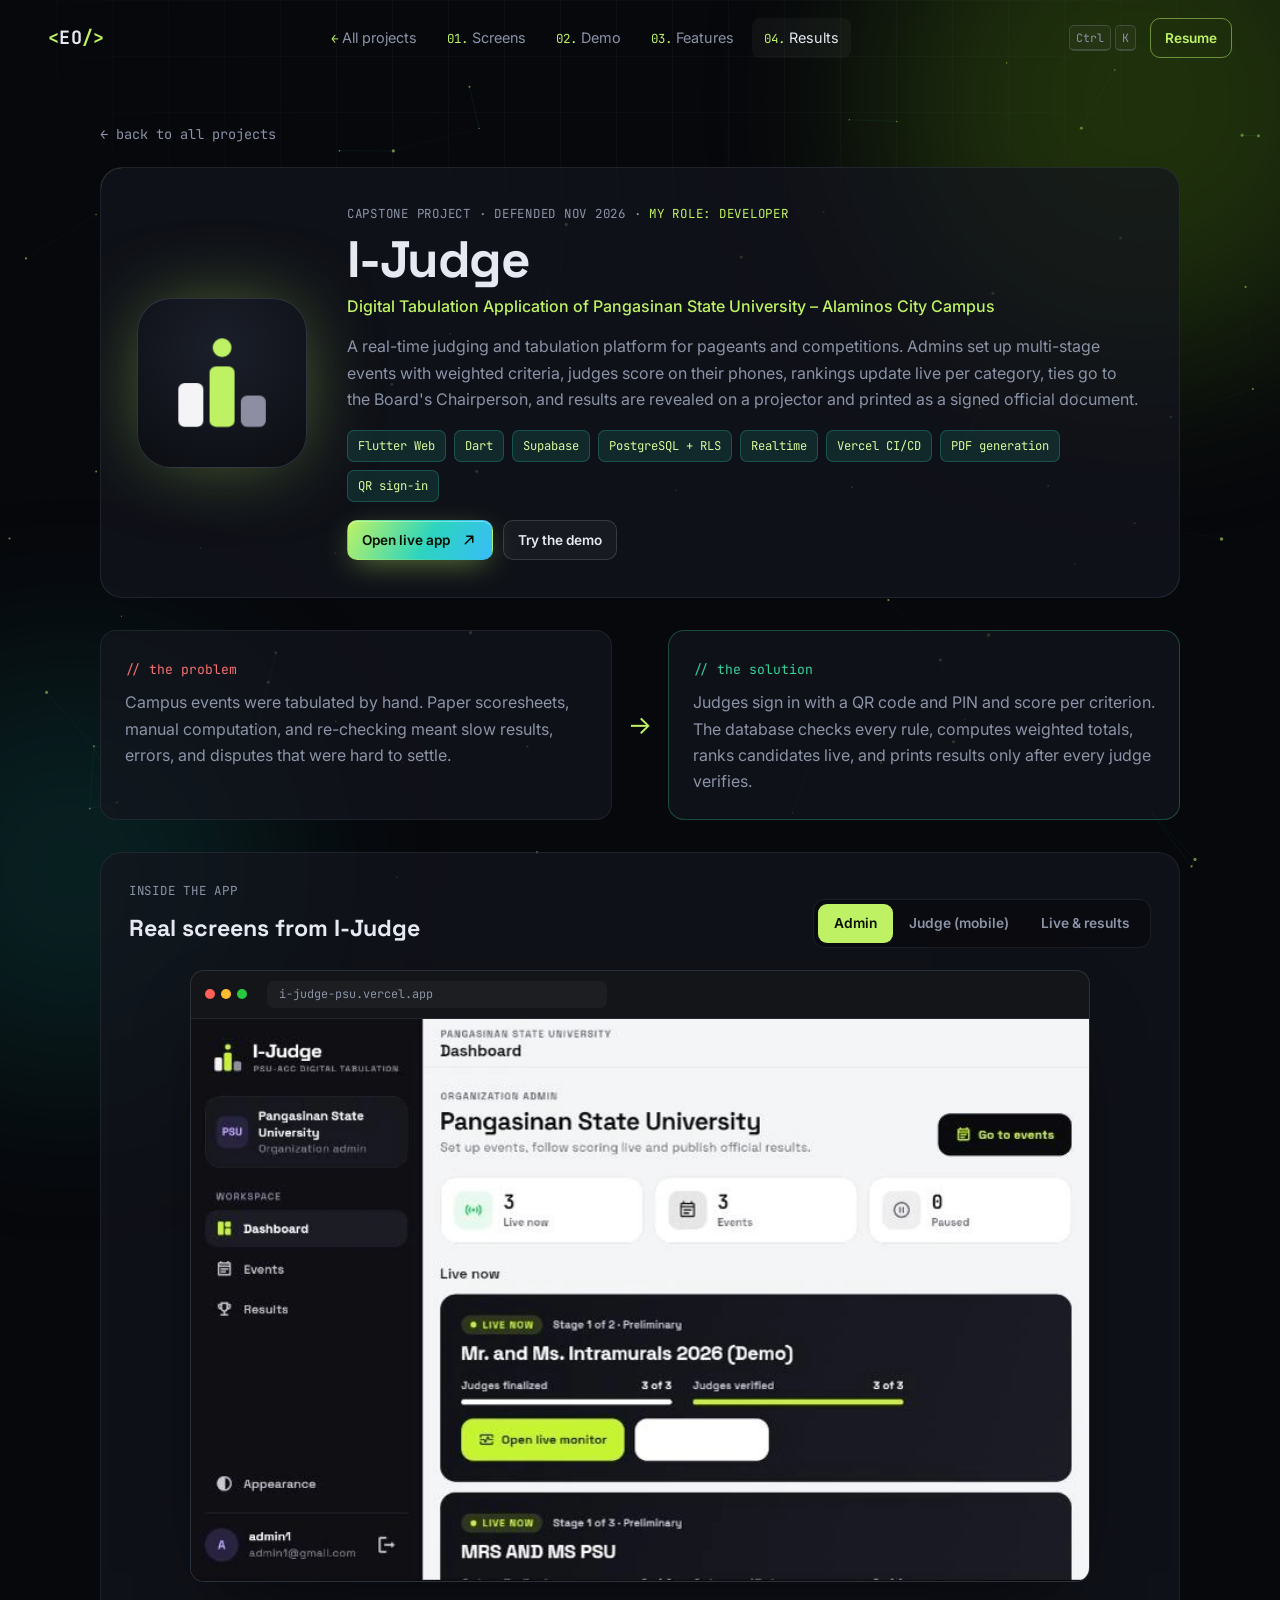
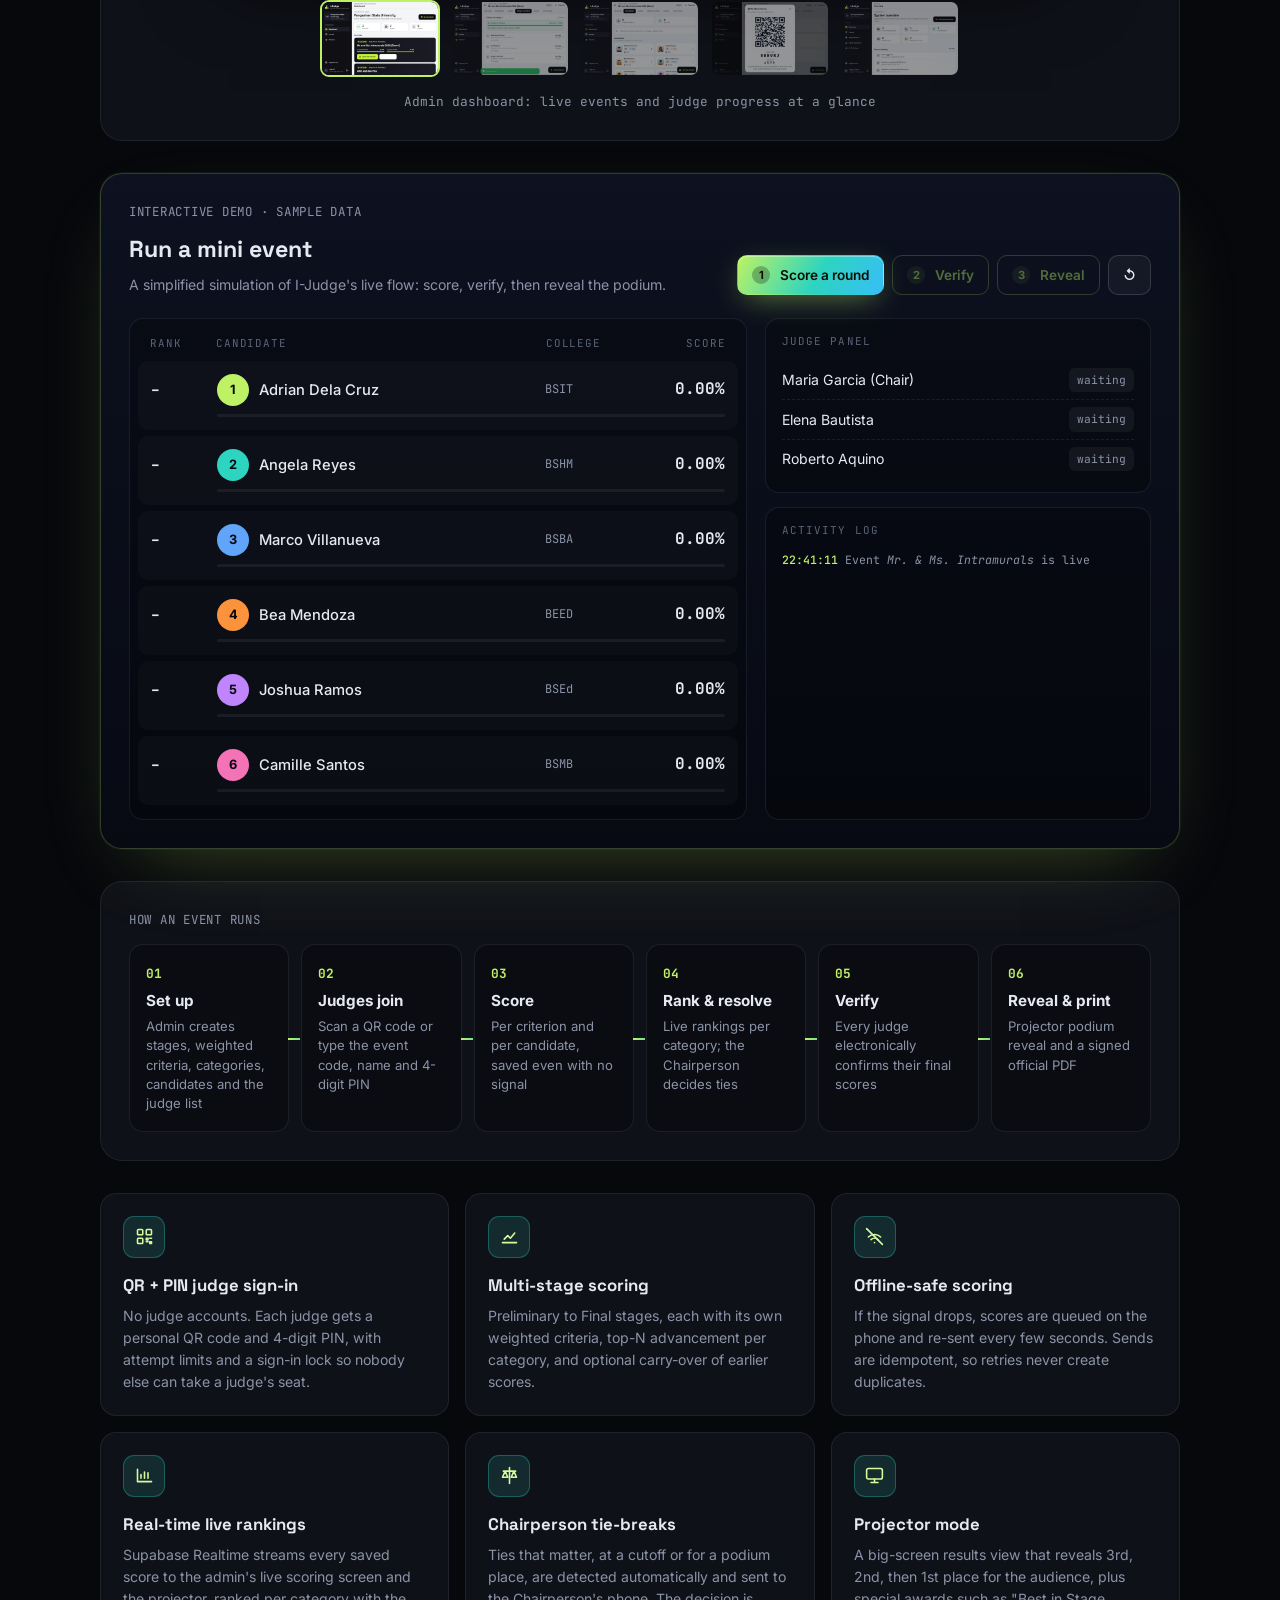
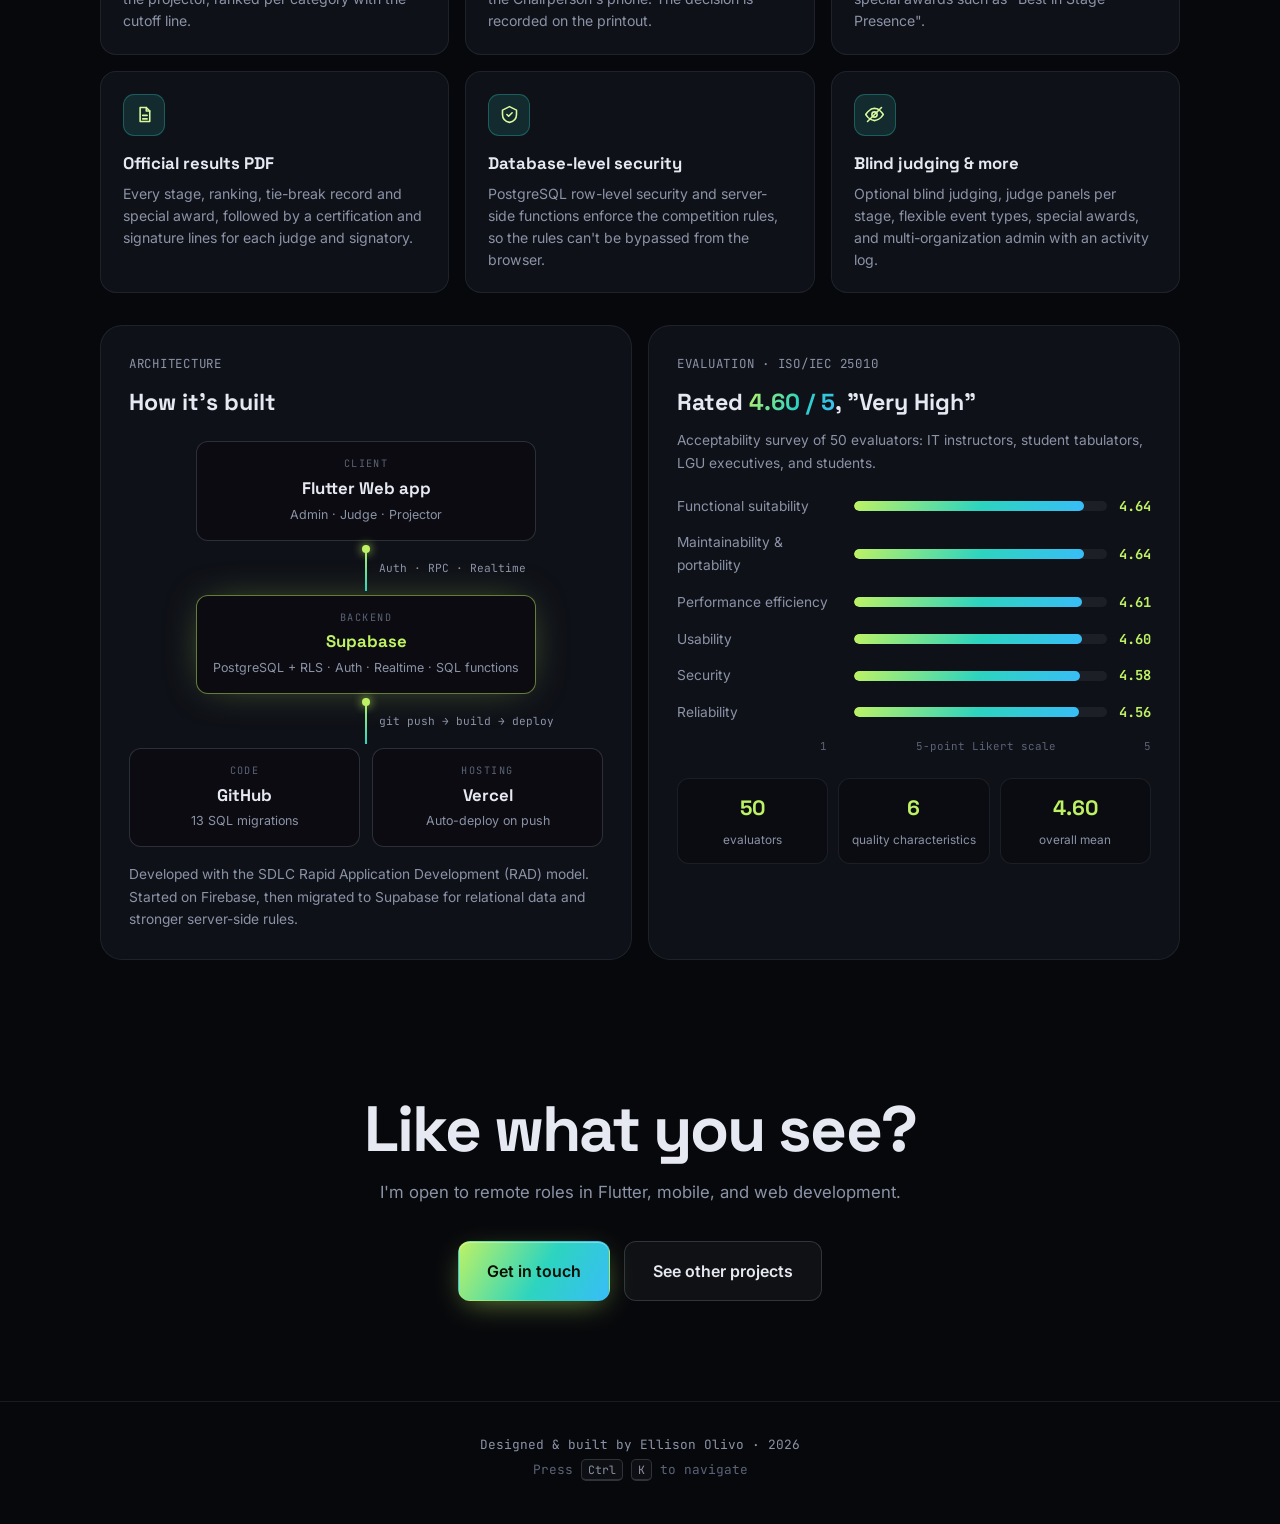
<file: projects/i-judge.html>
<!DOCTYPE html>
<html lang="en">
<head>
  <meta charset="UTF-8" />
  <meta name="viewport" content="width=device-width, initial-scale=1.0" />
  <title>I-Judge Case Study | Ellison Olivo</title>
  <meta name="description" content="Case study: I-Judge, a real-time judging and tabulation app built by Ellison Olivo with Flutter, Supabase and Vercel. Rated 4.60/5 under ISO/IEC 25010." />
  <meta name="author" content="Ellison Olivo" />
  <meta name="theme-color" content="#07080c" />

  <!-- Social share preview (LinkedIn, Messenger, etc.) -->
  <meta property="og:type" content="website" />
  <meta property="og:title" content="I-Judge Case Study | Ellison Olivo" />
  <meta property="og:description" content="Flutter & Supabase developer building real-time web and mobile apps. See my projects. Open to remote work." />
  <meta property="og:image" content="https://ellieboy112.github.io/assets/og-image.png" />
  <meta name="twitter:card" content="summary_large_image" />

  <link rel="icon" href="../assets/favicon.svg" type="image/svg+xml" />
  <link rel="preconnect" href="https://fonts.googleapis.com" />
  <link rel="preconnect" href="https://fonts.gstatic.com" crossorigin />
  <link href="https://fonts.googleapis.com/css2?family=Inter:wght@400;500;600&family=JetBrains+Mono:wght@400;500;700&family=Space+Grotesk:wght@500;600;700&display=swap" rel="stylesheet" />
  <link rel="stylesheet" href="../css/style.css" />
</head>
<body class="case-page">
  <a class="skip-link" href="#main">Skip to content</a>
  <canvas id="bg-canvas" aria-hidden="true"></canvas>
  <div class="bg-grid" aria-hidden="true"></div>
  <div class="bg-orb orb-1" aria-hidden="true"></div>
  <div class="bg-orb orb-2" aria-hidden="true"></div>
  <div class="cursor-glow" aria-hidden="true"></div>
  <div class="scroll-progress" aria-hidden="true"></div>

  <header class="nav" id="nav">
    <a href="../index.html" class="nav-logo" aria-label="Ellison Olivo, home">
      <span class="logo-bracket">&lt;</span>EO<span class="logo-bracket">/&gt;</span>
    </a>
    <nav class="nav-links" id="nav-links" aria-label="Main">
      <a href="../index.html#projects"><span class="num">←</span>All projects</a>
      <a href="#gallery"><span class="num">01.</span>Screens</a>
      <a href="#demo"><span class="num">02.</span>Demo</a>
      <a href="#features"><span class="num">03.</span>Features</a>
      <a href="#evaluation"><span class="num">04.</span>Results</a>
    </nav>
    <div class="nav-actions">
      <button class="kbd-btn" id="open-palette" aria-label="Open command menu"><kbd>Ctrl</kbd><kbd>K</kbd></button>
      <a class="btn btn-outline btn-sm" href="../assets/Ellison_Olivo_Resume.pdf" download>Resume</a>
      <button class="menu-toggle" id="menu-toggle" aria-label="Open menu" aria-expanded="false" aria-controls="nav-links"><span></span><span></span></button>
    </div>
  </header>

  <main id="main">
    <section class="section case-hero" id="project">
      <a href="../index.html#projects" class="back-link mono reveal">← back to all projects</a>
      <article class="project">
        <div class="project-top reveal">
          <div class="project-mark" aria-hidden="true">
            <svg viewBox="0 0 100 100" class="podium-mark">
              <rect class="pm-2" x="8" y="50" width="24" height="42" rx="6"/>
              <rect class="pm-1" x="38" y="34" width="24" height="58" rx="6"/>
              <rect class="pm-3" x="68" y="62" width="24" height="30" rx="6"/>
              <circle class="pm-dot" cx="50" cy="16" r="9"/>
            </svg>
          </div>
          <div class="project-intro">
            <p class="eyebrow mono">Capstone project · Defended Nov 2026 · <span class="accent">My role: Developer</span></p>
            <h3 class="project-title">I-Judge</h3>
            <p class="project-sub">Digital Tabulation Application of Pangasinan State University – Alaminos City Campus</p>
            <p class="project-desc">
              A real-time judging and tabulation platform for pageants and competitions. Admins set up
              multi-stage events with weighted criteria, judges score on their phones, rankings update
              live per category, ties go to the Board's Chairperson, and results are revealed on a
              projector and printed as a signed official document.
            </p>
            <ul class="tags">
              <li>Flutter Web</li><li>Dart</li><li>Supabase</li><li>PostgreSQL + RLS</li>
              <li>Realtime</li><li>Vercel CI/CD</li><li>PDF generation</li><li>QR sign-in</li>
            </ul>
            <div class="project-links">
              <a class="btn btn-primary btn-sm magnetic" href="https://i-judge-psu.vercel.app" target="_blank" rel="noopener">
                Open live app
                <svg viewBox="0 0 24 24" aria-hidden="true"><path d="M7 17L17 7M9 7h8v8"/></svg>
              </a>
              <a class="btn btn-ghost btn-sm" href="#demo">Try the demo</a>
            </div>
          </div>
        </div>

<!-- Problem / Solution -->
        <div class="ps-grid reveal">
          <div class="ps-card">
            <span class="ps-label mono">// the problem</span>
            <p>Campus events were tabulated by hand. Paper scoresheets, manual computation, and re-checking meant slow results, errors, and disputes that were hard to settle.</p>
          </div>
          <div class="ps-arrow" aria-hidden="true">→</div>
          <div class="ps-card ps-solution">
            <span class="ps-label mono">// the solution</span>
            <p>Judges sign in with a QR code and PIN and score per criterion. The database checks every rule, computes weighted totals, ranks candidates live, and prints results only after every judge verifies.</p>
          </div>
        </div>

        <!-- Screenshot gallery -->
        <div class="gallery reveal" id="gallery">
          <div class="gallery-head">
            <div>
              <p class="eyebrow mono">Inside the app</p>
              <h4>Real screens from I-Judge</h4>
            </div>
            <div class="tabs" role="tablist" aria-label="Screens">
              <button role="tab" class="tab active" aria-selected="true" data-tab="admin">Admin</button>
              <button role="tab" class="tab" aria-selected="false" data-tab="judge">Judge (mobile)</button>
              <button role="tab" class="tab" aria-selected="false" data-tab="results">Live &amp; results</button>
            </div>
          </div>

          <div class="tab-panel active" data-panel="admin">
            <div class="browser">
              <div class="browser-bar"><span class="dot r"></span><span class="dot y"></span><span class="dot g"></span><span class="url mono">i-judge-psu.vercel.app</span></div>
              <img class="browser-shot" id="admin-main" src="../assets/screens/admin-dashboard.webp" alt="I-Judge admin dashboard showing live events" width="772" height="483" loading="lazy" />
            </div>
            <div class="thumbs" data-target="admin-main">
              <button class="thumb active" data-src="../assets/screens/admin-dashboard.webp" data-alt="Admin dashboard with live events" data-cap="Admin dashboard: live events and judge progress at a glance"><img src="../assets/screens/admin-dashboard.webp" alt="" loading="lazy"/></button>
              <button class="thumb" data-src="../assets/screens/criteria.webp" data-alt="Stages and weighted criteria editor" data-cap="Stages &amp; criteria: weights must total exactly 100%"><img src="../assets/screens/criteria.webp" alt="" loading="lazy"/></button>
              <button class="thumb" data-src="../assets/screens/candidates.webp" data-alt="Candidate management" data-cap="Candidates with photos, numbers, categories and colleges"><img src="../assets/screens/candidates.webp" alt="" loading="lazy"/></button>
              <button class="thumb" data-src="../assets/screens/judge-qr.webp" data-alt="Personal judge QR code and PIN" data-cap="Personal judge QR code + PIN: no judge accounts needed"><img src="../assets/screens/judge-qr.webp" alt="" loading="lazy"/></button>
              <button class="thumb" data-src="../assets/screens/super-admin.webp" data-alt="Super Admin system overview" data-cap="Super Admin: organizations, admin accounts and activity log"><img src="../assets/screens/super-admin.webp" alt="" loading="lazy"/></button>
            </div>
            <p class="shot-cap mono" id="admin-main-cap">Admin dashboard: live events and judge progress at a glance</p>
          </div>

          <div class="tab-panel" data-panel="judge" hidden>
            <div class="phones">
              <figure class="phone"><div class="phone-frame"><img src="../assets/screens/phone-scoring.webp" alt="Judge scoring a candidate on a phone" width="436" height="866" loading="lazy"/></div><figcaption>One candidate at a time, per-criterion scoring</figcaption></figure>
              <figure class="phone phone-mid"><div class="phone-frame"><img src="../assets/screens/phone-offline.webp" alt="Offline mode keeping scores on the phone" width="436" height="866" loading="lazy"/></div><figcaption>No signal? Scores are queued and synced later</figcaption></figure>
              <figure class="phone"><div class="phone-frame"><img src="../assets/screens/phone-verify.webp" alt="Judge electronically verifying final scores" width="436" height="866" loading="lazy"/></div><figcaption>Electronic verification of final scores</figcaption></figure>
              <figure class="phone"><div class="phone-frame"><img src="../assets/screens/phone-tiebreak.webp" alt="Chairperson breaking a tie" width="436" height="866" loading="lazy"/></div><figcaption>The Chairperson breaks ties at the cutoff</figcaption></figure>
            </div>
          </div>

          <div class="tab-panel" data-panel="results" hidden>
            <div class="browser">
              <div class="browser-bar"><span class="dot r"></span><span class="dot y"></span><span class="dot g"></span><span class="url mono">i-judge-psu.vercel.app/projector</span></div>
              <img class="browser-shot" id="results-main" src="../assets/screens/projector.webp" alt="Projector mode revealing the podium winners" width="772" height="483" loading="lazy" />
            </div>
            <div class="thumbs" data-target="results-main">
              <button class="thumb active" data-src="../assets/screens/projector.webp" data-alt="Projector mode podium reveal" data-cap="Projector mode: 3rd, 2nd, 1st place reveal for the audience"><img src="../assets/screens/projector.webp" alt="" loading="lazy"/></button>
              <button class="thumb" data-src="../assets/screens/live-scoring.webp" data-alt="Live scoring panel" data-cap="Live scoring: judges submitted/verified, ties sent to the Chairperson"><img src="../assets/screens/live-scoring.webp" alt="" loading="lazy"/></button>
              <button class="thumb" data-src="../assets/screens/live-rankings.webp" data-alt="Live rankings with cutoff" data-cap="Live rankings per category with the advancement cutoff"><img src="../assets/screens/live-rankings.webp" alt="" loading="lazy"/></button>
              <button class="thumb" data-src="../assets/screens/close-stage.webp" data-alt="Close stage and tie resolution" data-cap="Close Stage: top-N advance, decided ties recorded"><img src="../assets/screens/close-stage.webp" alt="" loading="lazy"/></button>
              <button class="thumb" data-src="../assets/screens/login.webp" data-alt="Login page" data-cap="Sign-in: judges use name + event code + PIN, staff use email"><img src="../assets/screens/login.webp" alt="" loading="lazy"/></button>
            </div>
            <p class="shot-cap mono" id="results-main-cap">Projector mode: 3rd, 2nd, 1st place reveal for the audience</p>
          </div>
        </div>

        <!-- Interactive demo -->
        <div class="demo reveal" id="demo">
          <div class="demo-head">
            <div>
              <p class="eyebrow mono">Interactive demo · sample data</p>
              <h4>Run a mini event</h4>
              <p class="demo-note">A simplified simulation of I-Judge's live flow: score, verify, then reveal the podium.</p>
            </div>
            <div class="demo-controls">
              <button class="btn btn-primary btn-sm" id="demo-score"><span class="step-n">1</span> Score a round</button>
              <button class="btn btn-outline btn-sm" id="demo-verify" disabled><span class="step-n">2</span> Verify</button>
              <button class="btn btn-outline btn-sm" id="demo-reveal" disabled><span class="step-n">3</span> Reveal</button>
              <button class="btn btn-ghost btn-sm" id="demo-reset" aria-label="Reset demo">↺</button>
            </div>
          </div>

          <div class="demo-body">
            <div class="demo-board">
              <div class="board-head mono">
                <span>RANK</span><span>CANDIDATE</span><span>COLLEGE</span><span class="r">SCORE</span>
              </div>
              <ol class="board" id="board" aria-live="polite"></ol>

              <div class="podium-stage" id="podium" hidden>
                <p class="podium-title mono">OFFICIAL · ALL JUDGES VERIFIED</p>
                <div class="podium">
                  <div class="pod pod-2"><div class="pod-card" data-place="2">?</div><div class="pod-step">2nd</div></div>
                  <div class="pod pod-1"><div class="pod-card" data-place="1">?</div><div class="pod-step">1st</div></div>
                  <div class="pod pod-3"><div class="pod-card" data-place="3">?</div><div class="pod-step">3rd</div></div>
                </div>
              </div>
            </div>

            <aside class="demo-side">
              <div class="judges">
                <p class="side-title mono">JUDGE PANEL</p>
                <ul id="judges"></ul>
              </div>
              <div class="demo-log">
                <p class="side-title mono">ACTIVITY LOG</p>
                <ul id="log" class="mono"></ul>
              </div>
            </aside>
          </div>
        </div>

        <!-- How it works -->
        <div class="flow reveal">
          <p class="eyebrow mono">How an event runs</p>
          <ol class="flow-steps">
            <li><span class="flow-n mono">01</span><strong>Set up</strong><span>Admin creates stages, weighted criteria, categories, candidates and the judge list</span></li>
            <li><span class="flow-n mono">02</span><strong>Judges join</strong><span>Scan a QR code or type the event code, name and 4-digit PIN</span></li>
            <li><span class="flow-n mono">03</span><strong>Score</strong><span>Per criterion and per candidate, saved even with no signal</span></li>
            <li><span class="flow-n mono">04</span><strong>Rank &amp; resolve</strong><span>Live rankings per category; the Chairperson decides ties</span></li>
            <li><span class="flow-n mono">05</span><strong>Verify</strong><span>Every judge electronically confirms their final scores</span></li>
            <li><span class="flow-n mono">06</span><strong>Reveal &amp; print</strong><span>Projector podium reveal and a signed official PDF</span></li>
          </ol>
        </div>

        <!-- Features -->
        <div class="features" id="features">
          <div class="feature reveal">
            <div class="f-icon"><svg viewBox="0 0 24 24"><rect x="4" y="4" width="6" height="6" rx="1"/><rect x="14" y="4" width="6" height="6" rx="1"/><rect x="4" y="14" width="6" height="6" rx="1"/><path d="M14 14h2v2h-2zM18 18h2v2h-2zM14 18h2M18 14h2"/></svg></div>
            <h5>QR + PIN judge sign-in</h5>
            <p>No judge accounts. Each judge gets a personal QR code and 4-digit PIN, with attempt limits and a sign-in lock so nobody else can take a judge's seat.</p>
          </div>
          <div class="feature reveal">
            <div class="f-icon"><svg viewBox="0 0 24 24"><path d="M4 19h16M6 15l4-4 3 3 5-6"/></svg></div>
            <h5>Multi-stage scoring</h5>
            <p>Preliminary to Final stages, each with its own weighted criteria, top-N advancement per category, and optional carry-over of earlier scores.</p>
          </div>
          <div class="feature reveal">
            <div class="f-icon"><svg viewBox="0 0 24 24"><path d="M5 12.5a10 10 0 0 1 14 0M8 15.5a6 6 0 0 1 8 0M12 19h.01"/><path d="M3 3l18 18"/></svg></div>
            <h5>Offline-safe scoring</h5>
            <p>If the signal drops, scores are queued on the phone and re-sent every few seconds. Sends are idempotent, so retries never create duplicates.</p>
          </div>
          <div class="feature reveal">
            <div class="f-icon"><svg viewBox="0 0 24 24"><path d="M4 19V5M4 19h16M8 15v-4M12 15V8M16 15v-6"/></svg></div>
            <h5>Real-time live rankings</h5>
            <p>Supabase Realtime streams every saved score to the admin's live scoring screen and the projector, ranked per category with the cutoff line.</p>
          </div>
          <div class="feature reveal">
            <div class="f-icon"><svg viewBox="0 0 24 24"><path d="M12 3v18M5 7h14M7 7l-3 7h6zM17 7l-3 7h6z"/></svg></div>
            <h5>Chairperson tie-breaks</h5>
            <p>Ties that matter, at a cutoff or for a podium place, are detected automatically and sent to the Chairperson's phone. The decision is recorded on the printout.</p>
          </div>
          <div class="feature reveal">
            <div class="f-icon"><svg viewBox="0 0 24 24"><rect x="3" y="4" width="18" height="12" rx="2"/><path d="M8 20h8M12 16v4"/></svg></div>
            <h5>Projector mode</h5>
            <p>A big-screen results view that reveals 3rd, 2nd, then 1st place for the audience, plus special awards such as "Best in Stage Presence".</p>
          </div>
          <div class="feature reveal">
            <div class="f-icon"><svg viewBox="0 0 24 24"><path d="M7 4h7l4 4v12H7z"/><path d="M14 4v4h4M10 13h5M10 17h5"/></svg></div>
            <h5>Official results PDF</h5>
            <p>Every stage, ranking, tie-break record and special award, followed by a certification and signature lines for each judge and signatory.</p>
          </div>
          <div class="feature reveal">
            <div class="f-icon"><svg viewBox="0 0 24 24"><path d="M12 3l8 4v5c0 5-3.5 8-8 9-4.5-1-8-4-8-9V7z"/><path d="M9 12l2 2 4-4"/></svg></div>
            <h5>Database-level security</h5>
            <p>PostgreSQL row-level security and server-side functions enforce the competition rules, so the rules can't be bypassed from the browser.</p>
          </div>
          <div class="feature reveal">
            <div class="f-icon"><svg viewBox="0 0 24 24"><circle cx="12" cy="12" r="3"/><path d="M2 12s4-7 10-7 10 7 10 7-4 7-10 7S2 12 2 12z"/><path d="M4 20L20 4"/></svg></div>
            <h5>Blind judging &amp; more</h5>
            <p>Optional blind judging, judge panels per stage, flexible event types, special awards, and multi-organization admin with an activity log.</p>
          </div>
        </div>

        <!-- Architecture + Evaluation -->
        <div class="arch-eval" id="evaluation">
          <div class="arch reveal">
            <p class="eyebrow mono">Architecture</p>
            <h4>How it's built</h4>
            <div class="arch-diagram">
              <div class="arch-row">
                <div class="node"><span class="node-k mono">CLIENT</span><strong>Flutter Web app</strong><span>Admin · Judge · Projector</span></div>
              </div>
              <div class="arch-link mono"><span>Auth · RPC · Realtime</span></div>
              <div class="arch-row">
                <div class="node node-accent"><span class="node-k mono">BACKEND</span><strong>Supabase</strong><span>PostgreSQL + RLS · Auth · Realtime · SQL functions</span></div>
              </div>
              <div class="arch-link mono"><span>git push → build → deploy</span></div>
              <div class="arch-row arch-two">
                <div class="node"><span class="node-k mono">CODE</span><strong>GitHub</strong><span>13 SQL migrations</span></div>
                <div class="node"><span class="node-k mono">HOSTING</span><strong>Vercel</strong><span>Auto-deploy on push</span></div>
              </div>
            </div>
            <p class="arch-note">Developed with the SDLC Rapid Application Development (RAD) model. Started on Firebase, then migrated to Supabase for relational data and stronger server-side rules.</p>
          </div>

          <div class="eval reveal">
            <p class="eyebrow mono">Evaluation · ISO/IEC 25010</p>
            <h4>Rated <span class="grad-text">4.60 / 5</span>, "Very High"</h4>
            <p class="eval-note">Acceptability survey of 50 evaluators: IT instructors, student tabulators, LGU executives, and students.</p>
            <ul class="bars" id="bars">
              <li><span class="bar-label">Functional suitability</span><span class="bar"><span style="--v:4.64"></span></span><span class="bar-val mono">4.64</span></li>
              <li><span class="bar-label">Maintainability &amp; portability</span><span class="bar"><span style="--v:4.64"></span></span><span class="bar-val mono">4.64</span></li>
              <li><span class="bar-label">Performance efficiency</span><span class="bar"><span style="--v:4.61"></span></span><span class="bar-val mono">4.61</span></li>
              <li><span class="bar-label">Usability</span><span class="bar"><span style="--v:4.60"></span></span><span class="bar-val mono">4.60</span></li>
              <li><span class="bar-label">Security</span><span class="bar"><span style="--v:4.58"></span></span><span class="bar-val mono">4.58</span></li>
              <li><span class="bar-label">Reliability</span><span class="bar"><span style="--v:4.56"></span></span><span class="bar-val mono">4.56</span></li>
            </ul>
            <p class="bar-scale mono"><span>1</span><span>5-point Likert scale</span><span>5</span></p>
            <div class="eval-foot"><div><strong>50</strong><span>evaluators</span></div><div><strong>6</strong><span>quality characteristics</span></div><div><strong>4.60</strong><span>overall mean</span></div></div>
          </div>
        </div>
      </article>
    </section>

    <section class="section contact case-cta">
      <h2 class="contact-title reveal">Like what you see?</h2>
      <p class="contact-sub reveal">I'm open to remote roles in Flutter, mobile, and web development.</p>
      <div class="contact-ctas reveal">
        <a href="mailto:ellisonolivo5@gmail.com?subject=Opportunity%20for%20Ellison%20Olivo" class="btn btn-primary btn-lg magnetic">Get in touch</a>
        <a href="../index.html#projects" class="btn btn-ghost btn-lg magnetic">See other projects</a>
      </div>
    </section>
  </main>

  <footer class="footer mono">
    <p>Designed &amp; built by Ellison Olivo · <span id="year">2026</span></p>
    <p class="muted">Press <kbd>Ctrl</kbd> <kbd>K</kbd> to navigate</p>
  </footer>

  <div class="lightbox" id="lightbox" hidden>
    <button class="lb-close" aria-label="Close">✕</button>
    <img id="lb-img" alt="" />
  </div>
  <div class="palette" id="palette" hidden>
    <div class="palette-backdrop" data-close></div>
    <div class="palette-box" role="dialog" aria-modal="true" aria-label="Command menu">
      <div class="palette-input-row">
        <span class="mono accent">&gt;</span>
        <input id="palette-input" type="text" placeholder="Type a command or search..." autocomplete="off" aria-label="Search commands" />
        <kbd>Esc</kbd>
      </div>
      <ul id="palette-list" role="listbox"></ul>
    </div>
  </div>
  <div class="toast mono" id="toast" role="status" aria-live="polite"></div>
  <script src="../js/main.js"></script>
</body>
</html>
</file>
<file: css/style.css>
/* =========================================================
   Ellison Olivo — Portfolio
   Dark / techy theme. Accent colors match I-Judge's indigo.
   ========================================================= */
:root {
  --bg: #07080c;
  --bg-2: #0c0e14;
  --surface: rgba(20, 22, 30, 0.72);
  --surface-solid: #13151d;
  --border: rgba(148, 163, 184, 0.12);
  --border-strong: rgba(148, 163, 184, 0.24);
  --text: #e6e9f2;
  --muted: #8b93a7;
  --dim: #5b6377;
  --cyan: #bef264;      /* primary accent: lime (matches I-Judge's "Spotlight" brand) */
  --indigo: #2dd4bf;    /* secondary: teal */
  --violet: #38bdf8;    /* tertiary: sky */
  --lime-rgb: 190, 242, 100;
  --teal-rgb: 45, 212, 191;
  --green: #34d399;
  --amber: #fbbf24;
  --grad: linear-gradient(120deg, var(--cyan), var(--indigo) 55%, var(--violet));
  --radius: 16px;
  --font: "Inter", system-ui, -apple-system, Segoe UI, sans-serif;
  --display: "Space Grotesk", var(--font);
  --mono: "JetBrains Mono", ui-monospace, Consolas, monospace;
  --maxw: 1160px;
  --ease: cubic-bezier(0.22, 1, 0.36, 1);
}

*, *::before, *::after { box-sizing: border-box; }
[hidden] { display: none !important; }
html { scroll-behavior: smooth; scroll-padding-top: 84px; }
body {
  margin: 0;
  background: var(--bg);
  color: var(--text);
  font-family: var(--font);
  font-size: 16px;
  line-height: 1.65;
  -webkit-font-smoothing: antialiased;
  overflow-x: hidden;
}
img { max-width: 100%; display: block; }
a { color: inherit; text-decoration: none; }
button { font: inherit; color: inherit; cursor: pointer; }
::selection { background: rgba(var(--teal-rgb), 0.45); color: #fff; }
:focus-visible { outline: 2px solid var(--cyan); outline-offset: 3px; border-radius: 6px; }

.mono { font-family: var(--mono); }
.accent { color: var(--cyan); }
.muted { color: var(--dim); }
.grad-text {
  background: var(--grad);
  -webkit-background-clip: text;
  background-clip: text;
  color: transparent;
}
kbd {
  font-family: var(--mono);
  font-size: 0.72rem;
  padding: 2px 6px;
  border: 1px solid var(--border-strong);
  border-bottom-width: 2px;
  border-radius: 5px;
  background: rgba(255, 255, 255, 0.03);
  color: var(--muted);
}
.skip-link {
  position: absolute; left: -999px; top: 8px; z-index: 999;
  background: var(--cyan); color: #000; padding: 8px 14px; border-radius: 8px;
}
.skip-link:focus { left: 8px; }

/* ---------- Background ---------- */
#bg-canvas { position: fixed; inset: 0; width: 100%; height: 100%; z-index: -3; }
.bg-grid {
  position: fixed; inset: 0; z-index: -2; pointer-events: none;
  background-image:
    linear-gradient(rgba(148, 163, 184, 0.045) 1px, transparent 1px),
    linear-gradient(90deg, rgba(148, 163, 184, 0.045) 1px, transparent 1px);
  background-size: 56px 56px;
  mask-image: radial-gradient(ellipse 80% 60% at 50% 0%, #000 30%, transparent 75%);
  -webkit-mask-image: radial-gradient(ellipse 80% 60% at 50% 0%, #000 30%, transparent 75%);
}
.bg-orb {
  position: fixed; z-index: -2; border-radius: 50%; filter: blur(90px); opacity: 0.35; pointer-events: none;
  animation: float 18s ease-in-out infinite;
}
.orb-1 { width: 520px; height: 520px; background: #4d7c0f; top: -160px; right: -120px; }
.orb-2 { width: 420px; height: 420px; background: #0f766e; bottom: -180px; left: -140px; opacity: 0.22; animation-delay: -9s; }
@keyframes float { 0%,100% { transform: translate(0,0) scale(1); } 50% { transform: translate(-40px, 40px) scale(1.08); } }

.cursor-glow {
  position: fixed; z-index: -1; width: 520px; height: 520px; border-radius: 50%; pointer-events: none;
  background: radial-gradient(circle, rgba(var(--lime-rgb), 0.09), transparent 60%);
  transform: translate(-50%, -50%); left: -600px; top: -600px; transition: opacity .3s;
}
.scroll-progress {
  position: fixed; top: 0; left: 0; height: 2px; width: 100%; z-index: 101;
  background: var(--grad); transform-origin: 0 50%; transform: scaleX(0);
}

/* ---------- Nav ---------- */
.nav {
  position: fixed; top: 0; left: 0; right: 0; z-index: 100;
  display: flex; align-items: center; justify-content: space-between; gap: 24px;
  padding: 18px clamp(20px, 4vw, 48px);
  transition: background .3s, border-color .3s, padding .3s;
  border-bottom: 1px solid transparent;
}
.nav.scrolled {
  background: rgba(6, 8, 15, 0.72);
  backdrop-filter: blur(14px) saturate(140%);
  -webkit-backdrop-filter: blur(14px) saturate(140%);
  border-color: var(--border);
  padding-top: 12px; padding-bottom: 12px;
}
.nav-logo { font-family: var(--mono); font-weight: 700; font-size: 1.15rem; letter-spacing: .02em; }
.logo-bracket { color: var(--cyan); }
.nav-links { display: flex; gap: 6px; }
.nav-links a {
  font-size: .9rem; color: var(--muted); padding: 8px 12px; border-radius: 8px; transition: color .2s, background .2s;
}
.nav-links a:hover, .nav-links a.active { color: var(--text); background: rgba(255,255,255,.04); }
.nav-links .num { font-family: var(--mono); color: var(--cyan); font-size: .78rem; margin-right: 4px; }
.nav-actions { display: flex; align-items: center; gap: 10px; }
.kbd-btn { background: none; border: 0; padding: 4px; display: flex; gap: 4px; }
.kbd-btn:hover kbd { color: var(--text); border-color: var(--cyan); }
.menu-toggle { display: none; background: none; border: 0; width: 40px; height: 40px; position: relative; }
.menu-toggle span { position: absolute; left: 9px; right: 9px; height: 2px; background: var(--text); border-radius: 2px; transition: transform .3s var(--ease), top .3s; }
.menu-toggle span:first-child { top: 15px; }
.menu-toggle span:last-child { top: 23px; }
.menu-toggle[aria-expanded="true"] span:first-child { top: 19px; transform: rotate(45deg); }
.menu-toggle[aria-expanded="true"] span:last-child { top: 19px; transform: rotate(-45deg); }

/* ---------- Buttons ---------- */
.btn {
  display: inline-flex; align-items: center; justify-content: center; gap: 10px;
  padding: 13px 22px; border-radius: 12px; font-weight: 600; font-size: .95rem;
  border: 1px solid transparent; transition: transform .25s var(--ease), box-shadow .25s, background .25s, border-color .25s, color .25s;
  white-space: nowrap; will-change: transform;
}
.btn svg { width: 18px; height: 18px; fill: none; stroke: currentColor; stroke-width: 2; stroke-linecap: round; stroke-linejoin: round; }
.btn-primary {
  background: var(--grad); color: #0a0f02;
  box-shadow: 0 8px 30px -8px rgba(var(--lime-rgb), 0.55), inset 0 1px 0 rgba(255,255,255,.35);
}
.btn-primary:hover { box-shadow: 0 12px 40px -6px rgba(var(--teal-rgb), 0.7), inset 0 1px 0 rgba(255,255,255,.35); }
.btn-ghost { background: rgba(255,255,255,.04); border-color: var(--border-strong); }
.btn-ghost:hover { border-color: var(--cyan); color: var(--cyan); background: rgba(var(--lime-rgb),.06); }
.btn-outline { border-color: rgba(var(--lime-rgb),.5); color: var(--cyan); background: transparent; }
.btn-outline:hover:not(:disabled) { background: rgba(var(--lime-rgb),.1); }
.btn-sm { padding: 8px 14px; font-size: .85rem; border-radius: 10px; }
.btn-lg { padding: 16px 28px; font-size: 1rem; }
.btn:disabled { opacity: .4; cursor: not-allowed; }

/* ---------- Layout ---------- */
main { position: relative; }
.section { max-width: var(--maxw); margin: 0 auto; padding: 96px clamp(20px, 4vw, 40px); }
.section-head { display: flex; align-items: center; gap: 14px; margin-bottom: 48px; }
.section-head h2 { font-family: var(--display); font-size: clamp(1.7rem, 3.4vw, 2.4rem); margin: 0; letter-spacing: -0.02em; white-space: nowrap; }
.section-num { color: var(--cyan); font-size: 1rem; }
.section-line { flex: 1; height: 1px; background: linear-gradient(90deg, var(--border-strong), transparent); max-width: 360px; }
.section-sub { color: var(--muted); margin: -28px 0 36px; }
.eyebrow { font-size: .78rem; color: var(--muted); letter-spacing: .06em; text-transform: uppercase; margin: 0 0 8px; }

/* ---------- Hero ---------- */
.hero {
  min-height: 100vh; min-height: 100svh;
  max-width: var(--maxw); margin: 0 auto;
  padding: 120px clamp(20px, 4vw, 40px) 80px;
  display: grid; grid-template-columns: 1.1fr 0.9fr; align-items: center; gap: 56px;
  position: relative;
}
.status-pill {
  display: inline-flex; align-items: center; gap: 10px; padding: 7px 14px 7px 12px;
  border: 1px solid rgba(52, 211, 153, .35); background: rgba(52, 211, 153, .08);
  color: #a7f3d0; border-radius: 999px; font-size: .85rem; font-weight: 500;
}
.pulse-dot, .live-dot { width: 8px; height: 8px; border-radius: 50%; background: var(--green); position: relative; display: inline-block; }
.pulse-dot::after, .live-dot::after {
  content: ""; position: absolute; inset: -4px; border-radius: 50%; border: 2px solid var(--green);
  animation: ping 1.8s var(--ease) infinite;
}
@keyframes ping { 0% { transform: scale(.6); opacity: 1; } 100% { transform: scale(1.8); opacity: 0; } }
.hero-hello { color: var(--cyan); margin: 28px 0 6px; font-size: .95rem; }
.hero-name {
  font-family: var(--display); font-weight: 700; margin: 0;
  font-size: clamp(2.8rem, 7vw, 5.2rem); line-height: 1.02; letter-spacing: -0.04em;
}
.glitch { position: relative; display: inline-block; background: linear-gradient(180deg, #fff 35%, #d9f99d); -webkit-background-clip: text; background-clip: text; color: transparent; }
.glitch::before, .glitch::after {
  content: attr(data-text); position: absolute; inset: 0; opacity: 0; pointer-events: none;
  background: inherit; -webkit-background-clip: text; background-clip: text;
}
.glitch:hover::before { opacity: .8; color: var(--cyan); -webkit-text-fill-color: var(--cyan); animation: glitch-1 .35s steps(2) infinite; }
.glitch:hover::after { opacity: .8; color: #f472b6; -webkit-text-fill-color: #f472b6; animation: glitch-2 .35s steps(2) infinite; }
@keyframes glitch-1 { 0% { clip-path: inset(10% 0 60% 0); transform: translate(-3px,-1px); } 50% { clip-path: inset(55% 0 15% 0); transform: translate(3px,1px); } 100% { clip-path: inset(30% 0 40% 0); transform: translate(-2px,2px); } }
@keyframes glitch-2 { 0% { clip-path: inset(65% 0 5% 0); transform: translate(3px,1px); } 50% { clip-path: inset(5% 0 70% 0); transform: translate(-3px,-1px); } 100% { clip-path: inset(40% 0 30% 0); transform: translate(2px,-2px); } }
.hero-role { font-family: var(--display); font-weight: 500; font-size: clamp(1.25rem, 2.6vw, 1.75rem); color: var(--muted); margin: 14px 0 22px; min-height: 1.5em; }
.typed { color: var(--text); }
.caret { color: var(--cyan); animation: blink 1s steps(1) infinite; margin-left: 2px; }
@keyframes blink { 50% { opacity: 0; } }
.hero-bio { color: var(--muted); font-size: 1.05rem; max-width: 560px; margin: 0 0 34px; }
.hero-bio strong { color: var(--text); font-weight: 600; }
.hero-ctas { display: flex; flex-wrap: wrap; gap: 14px; }

.hero-visual { position: relative; perspective: 1200px; }
.code-window {
  background: linear-gradient(180deg, rgba(17,22,38,.92), rgba(10,13,24,.92));
  border: 1px solid var(--border-strong); border-radius: 18px; overflow: hidden;
  box-shadow: 0 40px 100px -30px rgba(0,0,0,.8), 0 0 0 1px rgba(var(--teal-rgb),.08), 0 0 80px -20px rgba(var(--teal-rgb),.35);
  transform-style: preserve-3d; transition: transform .4s var(--ease);
}
.code-head { display: flex; align-items: center; gap: 8px; padding: 14px 16px; border-bottom: 1px solid var(--border); background: rgba(255,255,255,.02); }
.dot { width: 11px; height: 11px; border-radius: 50%; }
.dot.r { background: #ff5f57; } .dot.y { background: #febc2e; } .dot.g { background: #28c840; }
.code-file { margin-left: 10px; font-size: .78rem; color: var(--muted); }
.code-body { margin: 0; padding: 20px 20px 16px; font-size: .8rem; line-height: 1.75; min-height: 330px; white-space: pre; overflow: hidden; color: #cbd5e1; }
.code-caret { font-size: .8rem; }
.code-foot { display: flex; justify-content: space-between; padding: 10px 16px; border-top: 1px solid var(--border); font-size: .72rem; color: var(--muted); }
.code-foot .live-dot { width: 6px; height: 6px; margin-right: 6px; }
.code-foot .live-dot::after { inset: -3px; border-width: 1.5px; }
.tk-k { color: #c084fc; } .tk-t { color: #67e8f9; } .tk-s { color: #86efac; } .tk-c { color: #64748b; font-style: italic; } .tk-f { color: #93c5fd; } .tk-n { color: #fbbf24; }

.float-chip {
  position: absolute; font-size: .75rem; padding: 8px 12px; border-radius: 10px;
  background: rgba(17, 22, 38, .9); border: 1px solid var(--border-strong); backdrop-filter: blur(8px);
  box-shadow: 0 10px 30px -10px rgba(0,0,0,.6); animation: bob 5s ease-in-out infinite;
}
.chip-1 { top: -18px; right: 22px; color: var(--green); }
.chip-2 { bottom: 64px; left: -34px; color: var(--amber); animation-delay: -2.5s; }
@keyframes bob { 0%,100% { transform: translateY(0); } 50% { transform: translateY(-10px); } }

.scroll-hint { position: absolute; bottom: 28px; left: 50%; transform: translateX(-50%); opacity: .6; }
.mouse { display: block; width: 24px; height: 38px; border: 2px solid var(--muted); border-radius: 14px; position: relative; }
.wheel { position: absolute; left: 50%; top: 7px; width: 3px; height: 7px; margin-left: -1.5px; background: var(--cyan); border-radius: 2px; animation: wheel 1.8s ease-in-out infinite; }
@keyframes wheel { 0% { opacity: 1; transform: translateY(0); } 100% { opacity: 0; transform: translateY(12px); } }

/* ---------- About ---------- */
.about-grid { display: grid; grid-template-columns: 1.3fr 1fr; gap: 56px; align-items: start; }
.about-text p { color: var(--muted); font-size: 1.04rem; margin: 0 0 18px; }
.about-text strong { color: var(--text); font-weight: 600; }
.stats { display: grid; grid-template-columns: 1fr 1fr; gap: 16px; }
.stat-card {
  padding: 26px 22px; border-radius: var(--radius); background: var(--surface); border: 1px solid var(--border);
  display: flex; flex-direction: column; gap: 6px; position: relative; overflow: hidden;
  transition: border-color .3s, transform .3s var(--ease);
}
.stat-card::before { content: ""; position: absolute; inset: 0; background: radial-gradient(circle at 0% 0%, rgba(var(--lime-rgb),.12), transparent 60%); opacity: 0; transition: opacity .3s; }
.stat-card:hover { border-color: rgba(var(--lime-rgb),.35); transform: translateY(-4px); }
.stat-card:hover::before { opacity: 1; }
.stat-num { font-family: var(--display); font-weight: 700; font-size: 2.4rem; line-height: 1; }
.stat-num { background: var(--grad); -webkit-background-clip: text; background-clip: text; color: transparent; }
.stat-label { color: var(--muted); font-size: .88rem; }

/* ---------- Project ---------- */
.project { display: flex; flex-direction: column; gap: 32px; }
.project-top {
  display: grid; grid-template-columns: auto 1fr; gap: 40px; align-items: center;
  padding: 36px; border-radius: 22px; background: var(--surface); border: 1px solid var(--border);
  position: relative; overflow: hidden;
}
.project-top::after {
  content: ""; position: absolute; inset: -1px; border-radius: 22px; padding: 1px; pointer-events: none;
  background: linear-gradient(130deg, rgba(var(--lime-rgb),.5), transparent 35%, transparent 65%, rgba(56,189,248,.5));
  -webkit-mask: linear-gradient(#000 0 0) content-box, linear-gradient(#000 0 0);
  -webkit-mask-composite: xor; mask-composite: exclude;
}
.project-title { font-family: var(--display); font-size: clamp(2.2rem, 4.5vw, 3.2rem); margin: 0; letter-spacing: -0.03em; line-height: 1.05; }
.project-sub { color: var(--cyan); margin: 6px 0 14px; font-weight: 500; }
.project-desc { color: var(--muted); margin: 0 0 18px; }
.tags, .chips { list-style: none; padding: 0; margin: 0; display: flex; flex-wrap: wrap; gap: 8px; }
.tags li {
  font-family: var(--mono); font-size: .76rem; padding: 5px 10px; border-radius: 7px;
  background: rgba(var(--teal-rgb),.12); color: #d9f99d; border: 1px solid rgba(var(--teal-rgb),.25);
}

.ps-grid { display: grid; grid-template-columns: 1fr auto 1fr; gap: 16px; align-items: stretch; }
.ps-card { padding: 24px; border-radius: var(--radius); background: var(--surface); border: 1px solid var(--border); }
.ps-card p { margin: 8px 0 0; color: var(--muted); }
.ps-label { color: #f87171; font-size: .82rem; }
.ps-solution { border-color: rgba(52,211,153,.3); }
.ps-solution .ps-label { color: var(--green); }
.ps-arrow { display: grid; place-items: center; font-size: 1.6rem; color: var(--cyan); }

/* Demo */
.demo {
  border-radius: 22px; padding: 28px; position: relative;
  background: linear-gradient(180deg, rgba(14,19,34,.9), rgba(8,11,20,.9));
  border: 1px solid rgba(var(--lime-rgb),.22);
  box-shadow: 0 0 0 1px rgba(var(--lime-rgb),.05), 0 30px 80px -40px rgba(var(--lime-rgb),.35);
}
.demo-head { display: flex; justify-content: space-between; gap: 20px; flex-wrap: wrap; align-items: flex-end; margin-bottom: 22px; }
.demo-head h4 { font-family: var(--display); font-size: 1.45rem; margin: 0; }
.demo-note { color: var(--muted); font-size: .88rem; margin: 4px 0 0; }
.demo-controls { display: flex; gap: 8px; flex-wrap: wrap; }
.demo-body { display: grid; grid-template-columns: 1.6fr 1fr; gap: 18px; }
.demo-board { background: rgba(0,0,0,.25); border: 1px solid var(--border); border-radius: 14px; padding: 8px; }
.board-head, .board li {
  display: grid; grid-template-columns: 56px 1fr 90px 80px; align-items: center; gap: 10px;
}
.board-head { font-size: .68rem; color: var(--dim); padding: 8px 12px; letter-spacing: .08em; }
.board-head .r, .board .score { text-align: right; }
.board { list-style: none; margin: 0; padding: 0; position: relative; }
.board li {
  padding: 12px; border-radius: 10px; margin-bottom: 6px; background: rgba(255,255,255,.025);
  border: 1px solid transparent; transition: transform .6s var(--ease), background .4s, border-color .4s;
}
.board li.top-1 { background: linear-gradient(90deg, rgba(251,191,36,.14), rgba(251,191,36,.02)); border-color: rgba(251,191,36,.3); }
.board li.top-2 { background: linear-gradient(90deg, rgba(203,213,225,.1), transparent); }
.board li.top-3 { background: linear-gradient(90deg, rgba(217,119,6,.12), transparent); }
.board li.flash { border-color: rgba(var(--lime-rgb),.6); }
.rank { font-family: var(--mono); font-weight: 700; font-size: .9rem; display: flex; align-items: center; gap: 6px; }
.rank .medal { font-size: 1rem; }
.cand { display: flex; align-items: center; gap: 10px; min-width: 0; }
.avatar { width: 32px; height: 32px; border-radius: 50%; flex: none; display: grid; place-items: center; font-weight: 700; font-size: .8rem; color: #050711; }
.cand-name { white-space: nowrap; overflow: hidden; text-overflow: ellipsis; font-weight: 500; font-size: .92rem; }
.college { font-family: var(--mono); font-size: .75rem; color: var(--muted); }
.score { font-family: var(--mono); font-weight: 700; font-size: 1rem; }
.score-bar { grid-column: 2 / -1; height: 3px; border-radius: 3px; background: rgba(255,255,255,.06); overflow: hidden; margin-top: -2px; }
.score-bar span { display: block; height: 100%; background: var(--grad); width: 0; transition: width .8s var(--ease); }

.demo-side { display: flex; flex-direction: column; gap: 14px; }
.judges, .demo-log { background: rgba(0,0,0,.25); border: 1px solid var(--border); border-radius: 14px; padding: 14px 16px; }
.side-title { font-size: .68rem; letter-spacing: .1em; color: var(--dim); margin: 0 0 10px; }
.judges ul, .demo-log ul { list-style: none; margin: 0; padding: 0; }
.judges li { display: flex; justify-content: space-between; align-items: center; padding: 7px 0; font-size: .88rem; border-bottom: 1px dashed var(--border); }
.judges li:last-child { border: 0; }
.j-status { font-family: var(--mono); font-size: .7rem; padding: 3px 8px; border-radius: 6px; background: rgba(255,255,255,.05); color: var(--muted); transition: all .3s; }
.j-status.scoring { color: var(--amber); background: rgba(251,191,36,.1); }
.j-status.submitted { color: var(--cyan); background: rgba(var(--lime-rgb),.1); }
.j-status.pending { color: #f9a8d4; background: rgba(244,114,182,.1); }
.j-status.verified { color: var(--green); background: rgba(52,211,153,.12); }
.demo-log { flex: 1; min-height: 150px; }
.demo-log ul { font-size: .72rem; color: var(--muted); max-height: 150px; overflow: hidden; display: flex; flex-direction: column; gap: 5px; }
.demo-log li { animation: log-in .4s var(--ease); }
.demo-log li b { color: var(--cyan); font-weight: 500; }
@keyframes log-in { from { opacity: 0; transform: translateX(-6px); } to { opacity: 1; transform: none; } }
.tally {
  margin-top: 18px; display: flex; align-items: center; gap: 14px; padding: 16px 18px; border-radius: 14px;
  background: rgba(52,211,153,.08); border: 1px solid rgba(52,211,153,.35); animation: log-in .5s var(--ease);
}
.tally[hidden] { display: none; }
.tally-icon { width: 36px; height: 36px; border-radius: 50%; display: grid; place-items: center; background: var(--green); color: #052e1c; font-weight: 700; flex: none; }
.tally strong { display: block; }
.tally .mono { font-size: .78rem; color: var(--muted); }

/* Flow */
.flow { padding: 28px; border-radius: 22px; background: var(--surface); border: 1px solid var(--border); }
.flow-steps { list-style: none; margin: 14px 0 0; padding: 0; display: grid; grid-template-columns: repeat(5, 1fr); gap: 12px; counter-reset: step; position: relative; }
.flow-steps li {
  position: relative; padding: 18px 16px; border-radius: 14px; background: rgba(0,0,0,.22); border: 1px solid var(--border);
  display: flex; flex-direction: column; gap: 4px; transition: border-color .3s, transform .3s var(--ease);
}
.flow-steps li:hover { border-color: rgba(var(--lime-rgb),.4); transform: translateY(-4px); }
.flow-steps li:not(:last-child)::after {
  content: ""; position: absolute; right: -12px; top: 50%; width: 12px; height: 2px;
  background: linear-gradient(90deg, var(--cyan), var(--indigo)); background-size: 200% 100%;
}
.flow-ic { font-size: 1.4rem; }
.flow-steps strong { font-size: .95rem; }
.flow-steps span:last-child { color: var(--muted); font-size: .82rem; line-height: 1.45; }

/* Features */
.features { display: grid; grid-template-columns: repeat(3, 1fr); gap: 16px; }
.feature {
  padding: 22px; border-radius: var(--radius); background: var(--surface); border: 1px solid var(--border);
  position: relative; overflow: hidden; transition: border-color .3s, transform .3s var(--ease);
}
.feature::before {
  content: ""; position: absolute; inset: 0; pointer-events: none; opacity: 0; transition: opacity .3s;
  background: radial-gradient(400px circle at var(--mx, 50%) var(--my, 50%), rgba(var(--lime-rgb),.1), transparent 40%);
}
.feature:hover { border-color: rgba(var(--lime-rgb),.3); transform: translateY(-4px); }
.feature:hover::before { opacity: 1; }
.f-icon { width: 42px; height: 42px; border-radius: 11px; display: grid; place-items: center; background: rgba(var(--teal-rgb),.14); border: 1px solid rgba(var(--teal-rgb),.3); margin-bottom: 14px; }
.f-icon svg { width: 21px; height: 21px; fill: none; stroke: #d9f99d; stroke-width: 1.8; stroke-linecap: round; stroke-linejoin: round; }
.feature h5 { font-family: var(--display); font-size: 1.05rem; margin: 0 0 6px; }
.feature p { color: var(--muted); font-size: .88rem; margin: 0; line-height: 1.55; }

/* ---------- Skills ---------- */
.skills-grid { display: grid; grid-template-columns: repeat(2, 1fr); gap: 16px; }
.skill-group { padding: 26px; border-radius: var(--radius); background: var(--surface); border: 1px solid var(--border); transition: border-color .3s; }
.skill-group:hover { border-color: rgba(var(--teal-rgb),.4); }
.skill-group h4 { font-family: var(--display); font-size: 1.12rem; margin: 0 0 16px; display: flex; gap: 10px; align-items: baseline; }
.skill-group h4 .mono { font-size: .8rem; }
.chips li {
  font-size: .86rem; padding: 7px 13px; border-radius: 999px; background: rgba(255,255,255,.04);
  border: 1px solid var(--border-strong); transition: all .25s var(--ease); cursor: default;
}
.chips li:hover { border-color: var(--cyan); color: var(--cyan); background: rgba(var(--lime-rgb),.07); transform: translateY(-2px); }
.marquee { margin-top: 48px; overflow: hidden; border-top: 1px solid var(--border); border-bottom: 1px solid var(--border); padding: 18px 0; mask-image: linear-gradient(90deg, transparent, #000 10%, #000 90%, transparent); -webkit-mask-image: linear-gradient(90deg, transparent, #000 10%, #000 90%, transparent); }
.marquee-track { display: flex; gap: 28px; width: max-content; animation: marquee 32s linear infinite; font-size: 1.1rem; color: var(--dim); }
.marquee-track span:nth-child(even) { color: var(--cyan); opacity: .6; }
@keyframes marquee { to { transform: translateX(-50%); } }

/* ---------- Timeline ---------- */
.timeline { list-style: none; margin: 0; padding: 0 0 0 28px; position: relative; max-width: 820px; }
.timeline::before { content: ""; position: absolute; left: 6px; top: 8px; bottom: 8px; width: 2px; background: linear-gradient(180deg, var(--cyan), var(--indigo), transparent); }
.tl-item { position: relative; padding: 0 0 44px 18px; }
.tl-dot { position: absolute; left: -28px; top: 6px; width: 14px; height: 14px; border-radius: 50%; background: var(--cyan); box-shadow: 0 0 0 4px rgba(var(--lime-rgb),.18), 0 0 20px rgba(var(--lime-rgb),.6); }
.tl-dot-next { background: var(--bg); border: 2px solid var(--violet); box-shadow: 0 0 0 4px rgba(56,189,248,.14); }
.tl-dot-edu { background: var(--indigo); box-shadow: 0 0 0 4px rgba(var(--teal-rgb),.18); }
.tl-date { color: var(--cyan); font-size: .8rem; margin: 0 0 4px; }
.tl-item h4 { font-family: var(--display); font-size: 1.25rem; margin: 0; }
.tl-org { color: var(--muted); margin: 2px 0 12px; font-size: .95rem; }
.tl-item ul { margin: 0; padding: 0; list-style: none; display: flex; flex-direction: column; gap: 8px; }
.tl-item ul li { position: relative; padding-left: 22px; color: var(--muted); font-size: .95rem; }
.tl-item ul li::before { content: "▹"; position: absolute; left: 0; color: var(--cyan); }

/* ---------- Contact ---------- */
.contact { text-align: center; padding-bottom: 100px; }
.contact .section-num { margin: 0 0 10px; }
.contact-title { font-family: var(--display); font-size: clamp(2.2rem, 6vw, 4rem); margin: 0 0 16px; letter-spacing: -0.03em; line-height: 1.05; }
.contact-sub { color: var(--muted); max-width: 560px; margin: 0 auto 34px; font-size: 1.05rem; }
.email-box {
  display: inline-flex; align-items: center; gap: 6px; padding: 6px 6px 6px 20px; border-radius: 14px;
  background: var(--surface); border: 1px solid var(--border-strong); margin-bottom: 28px; max-width: 100%;
}
.email { font-size: clamp(.85rem, 2.4vw, 1.05rem); overflow: hidden; text-overflow: ellipsis; }
.copy-btn { display: flex; align-items: center; gap: 6px; border: 0; background: rgba(var(--lime-rgb),.1); color: var(--cyan); padding: 9px 14px; border-radius: 10px; font-size: .85rem; font-weight: 600; transition: background .2s; flex: none; }
.copy-btn:hover { background: rgba(var(--lime-rgb),.2); }
.copy-btn svg { width: 16px; height: 16px; fill: none; stroke: currentColor; stroke-width: 2; }
.contact-ctas { display: flex; flex-wrap: wrap; gap: 14px; justify-content: center; }

.footer { text-align: center; padding: 28px 20px 40px; border-top: 1px solid var(--border); color: var(--muted); font-size: .8rem; }
.footer p { margin: 4px 0; }

/* ---------- Command palette ---------- */
.palette { position: fixed; inset: 0; z-index: 200; display: flex; justify-content: center; padding-top: 14vh; }
.palette[hidden] { display: none; }
.palette-backdrop { position: absolute; inset: 0; background: rgba(2,4,10,.6); backdrop-filter: blur(6px); -webkit-backdrop-filter: blur(6px); }
.palette-box {
  position: relative; width: min(560px, 92vw); max-height: 60vh; display: flex; flex-direction: column;
  background: var(--surface-solid); border: 1px solid var(--border-strong); border-radius: 16px; overflow: hidden;
  box-shadow: 0 40px 120px -20px rgba(0,0,0,.9), 0 0 60px -20px rgba(var(--teal-rgb),.5); animation: pop .22s var(--ease);
}
@keyframes pop { from { opacity: 0; transform: scale(.96) translateY(-8px); } to { opacity: 1; transform: none; } }
.palette-input-row { display: flex; align-items: center; gap: 10px; padding: 14px 16px; border-bottom: 1px solid var(--border); }
.palette-input-row input { flex: 1; background: none; border: 0; outline: none; color: var(--text); font: inherit; font-size: 1rem; }
#palette-list { list-style: none; margin: 0; padding: 8px; overflow-y: auto; }
#palette-list li { display: flex; justify-content: space-between; align-items: center; padding: 10px 12px; border-radius: 9px; cursor: pointer; font-size: .92rem; }
#palette-list li .hint { font-family: var(--mono); font-size: .72rem; color: var(--dim); }
#palette-list li.sel { background: rgba(var(--teal-rgb),.18); }
#palette-list li.sel .hint { color: var(--cyan); }

.toast {
  position: fixed; bottom: 28px; left: 50%; transform: translate(-50%, 20px); z-index: 300; opacity: 0; pointer-events: none;
  background: var(--surface-solid); border: 1px solid rgba(52,211,153,.4); color: #a7f3d0; padding: 10px 18px; border-radius: 10px; font-size: .85rem;
  transition: opacity .3s, transform .3s var(--ease);
}
.toast.show { opacity: 1; transform: translate(-50%, 0); }

/* ---------- Reveal ---------- */
.reveal { opacity: 0; transform: translateY(26px); transition: opacity .8s var(--ease) var(--d, 0ms), transform .8s var(--ease) var(--d, 0ms); }
.reveal.in { opacity: 1; transform: none; }

/* ---------- Responsive ---------- */
@media (max-width: 1024px) {
  .features { grid-template-columns: repeat(2, 1fr); }
  .flow-steps { grid-template-columns: repeat(3, 1fr); }
  .flow-steps li:nth-child(3)::after { display: none; }
}
@media (max-width: 900px) {
  .nav-links {
    position: fixed; inset: 0 0 auto 0; top: 0; flex-direction: column; gap: 4px;
    padding: 84px 24px 28px; background: rgba(6,8,15,.97); border-bottom: 1px solid var(--border);
    transform: translateY(-100%); transition: transform .4s var(--ease); z-index: -1;
  }
  .nav-links.open { transform: none; }
  .nav-links a { font-size: 1.1rem; padding: 12px; }
  .menu-toggle { display: block; }
  .kbd-btn { display: none; }
  .hero { grid-template-columns: 1fr; padding-top: 110px; gap: 48px; }
  .hero-visual { max-width: 560px; }
  .scroll-hint { display: none; }
  .about-grid { grid-template-columns: 1fr; gap: 36px; }
  .project-top { grid-template-columns: 1fr; text-align: left; padding: 26px; gap: 24px; }
  .project-mark { width: 110px; height: 110px; }
  .ps-grid { grid-template-columns: 1fr; }
  .ps-arrow { transform: rotate(90deg); }
  .demo-body { grid-template-columns: 1fr; }
  .skills-grid { grid-template-columns: 1fr; }
}
@media (max-width: 600px) {
  .section { padding: 84px 18px; }
  .section-head { margin-bottom: 32px; }
  .section-head h2 { white-space: normal; }
  .section-line { display: none; }
  .features { grid-template-columns: 1fr; }
  .flow-steps { grid-template-columns: 1fr; }
  .flow-steps li::after { display: none; }
  .stats { gap: 12px; }
  .stat-card { padding: 20px 16px; }
  .stat-num { font-size: 2rem; }
  .demo { padding: 18px; }
  .demo-controls { width: 100%; }
  .demo-controls .btn { flex: 1 1 auto; }
  .board-head, .board li { grid-template-columns: 44px 1fr 64px; }
  .board-head span:nth-child(3), .board .college { display: none; }
  .code-body { font-size: .7rem; min-height: 290px; padding: 16px; }
  .chip-2 { display: none; }
  .nav-actions .btn-sm { display: none; }
  .hero-ctas .btn { flex: 1 1 100%; }
}
@media (hover: none) { .cursor-glow { display: none; } }
@media (prefers-reduced-motion: reduce) {
  *, *::before, *::after { animation-duration: .001ms !important; animation-iteration-count: 1 !important; transition-duration: .001ms !important; }
  html { scroll-behavior: auto; }
  .reveal { opacity: 1; transform: none; }
}

/* =========================================================
   PROJECT CARDS
   ========================================================= */
.project-grid { display: grid; grid-template-columns: repeat(auto-fill, minmax(320px, 1fr)); gap: 22px; }
.pcard {
  position: relative; display: flex; flex-direction: column; border-radius: 20px; overflow: hidden;
  background: var(--surface); border: 1px solid var(--border);
  transition: transform .45s var(--ease), border-color .3s, box-shadow .45s var(--ease), opacity .8s var(--ease) var(--d,0ms);
}
.pcard::before {
  content: ""; position: absolute; inset: 0; z-index: 0; pointer-events: none; opacity: 0; transition: opacity .3s;
  background: radial-gradient(500px circle at var(--mx, 50%) var(--my, 50%), rgba(var(--lime-rgb), .09), transparent 40%);
}
.pcard:hover { transform: translateY(-8px); border-color: rgba(var(--lime-rgb), .45); box-shadow: 0 30px 70px -30px rgba(var(--lime-rgb), .35); }
.pcard:hover::before { opacity: 1; }
.card-link { position: absolute; inset: 0; z-index: 2; border-radius: 20px; }
.card-link:focus-visible { outline-offset: -3px; }
.card-media { position: relative; aspect-ratio: 16 / 10; overflow: hidden; background: #0b0d12; border-bottom: 1px solid var(--border); }
.card-bar { position: absolute; top: 0; left: 0; right: 0; z-index: 1; display: flex; align-items: center; gap: 5px; padding: 8px 10px; background: rgba(10,12,18,.85); backdrop-filter: blur(6px); border-bottom: 1px solid var(--border); }
.card-bar span { width: 8px; height: 8px; border-radius: 50%; background: #3a3f4d; }
.card-bar span:nth-child(1) { background: #ff5f57; } .card-bar span:nth-child(2) { background: #febc2e; } .card-bar span:nth-child(3) { background: #28c840; }
.card-bar em { font-style: normal; font-size: .66rem; color: var(--muted); margin-left: 8px; white-space: nowrap; overflow: hidden; text-overflow: ellipsis; }
.card-media img { width: 100%; height: 100%; object-fit: cover; object-position: top center; padding-top: 26px; transition: transform .8s var(--ease), filter .4s; }
.pcard:hover .card-media img { transform: scale(1.05); filter: brightness(.55); }
.card-hover {
  position: absolute; inset: 0; z-index: 1; display: flex; align-items: center; justify-content: center; gap: 8px;
  font-weight: 700; font-size: .95rem; color: var(--cyan); opacity: 0; transform: translateY(8px); transition: opacity .3s, transform .4s var(--ease);
}
.card-hover svg { width: 18px; height: 18px; fill: none; stroke: currentColor; stroke-width: 2.2; stroke-linecap: round; stroke-linejoin: round; }
.pcard:hover .card-hover { opacity: 1; transform: none; }
.card-body { position: relative; padding: 22px; display: flex; flex-direction: column; gap: 6px; flex: 1; pointer-events: none; }
.card-body .tags { margin-top: auto; padding-top: 12px; }
.card-meta { display: flex; flex-wrap: wrap; align-items: center; gap: 10px; font-size: .72rem; color: var(--dim); margin-bottom: 6px; }
.badge { display: inline-flex; align-items: center; gap: 7px; padding: 3px 9px; border-radius: 999px; font-weight: 700; letter-spacing: .03em; }
.badge .live-dot { width: 6px; height: 6px; } .badge .live-dot::after { inset: -3px; border-width: 1.5px; }
.badge-live { background: rgba(52,211,153,.12); color: #6ee7b7; border: 1px solid rgba(52,211,153,.3); }
.badge-in-progress { background: rgba(251,191,36,.1); color: var(--amber); border: 1px solid rgba(251,191,36,.3); }
.badge-coming-soon { background: rgba(255,255,255,.04); color: var(--muted); border: 1px dashed var(--border-strong); }
.pcard h3 { font-family: var(--display); font-size: 1.5rem; margin: 0; letter-spacing: -.02em; }
.card-tagline { color: var(--cyan); font-weight: 500; margin: 0; font-size: .95rem; }
.card-desc { color: var(--muted); font-size: .9rem; margin: 4px 0 0; line-height: 1.6; }
.card-role { font-size: .74rem; color: var(--dim); margin: 6px 0 0; }
.card-actions { display: flex; gap: 8px; margin-top: 14px; pointer-events: auto; position: relative; z-index: 3; }
.card-btn { font-size: .82rem; font-weight: 600; padding: 8px 14px; border-radius: 9px; border: 1px solid var(--border-strong); background: rgba(255,255,255,.03); transition: all .2s; }
.card-btn:hover { border-color: var(--cyan); color: var(--cyan); background: rgba(var(--lime-rgb), .07); }
.pcard-soon { background: transparent; border-style: dashed; border-color: var(--border-strong); }
.pcard-soon:hover { border-style: dashed; box-shadow: none; transform: translateY(-4px); }
.pcard-soon .tags li { background: rgba(255,255,255,.03); color: var(--muted); border-color: var(--border); }
.card-empty { display: grid; place-items: center; background:
  repeating-linear-gradient(135deg, rgba(255,255,255,.015) 0 12px, transparent 12px 24px), #0a0c11; }
.card-empty > span { font-size: 2.6rem; color: var(--dim); font-weight: 700; animation: soon-pulse 2.4s ease-in-out infinite; }
.soon-lines { position: absolute; left: 22px; bottom: 20px; display: flex; flex-direction: column; gap: 7px; width: 45%; }
.soon-lines i { display: block; height: 7px; border-radius: 4px; background: rgba(255,255,255,.05); }
.soon-lines i:nth-child(2) { width: 75%; } .soon-lines i:nth-child(3) { width: 50%; }
@keyframes soon-pulse { 50% { color: var(--cyan); text-shadow: 0 0 24px rgba(var(--lime-rgb), .5); } }

/* =========================================================
   CASE STUDY PAGE
   ========================================================= */
.case-hero { padding-top: 120px; }
.back-link { display: inline-block; color: var(--muted); font-size: .85rem; margin-bottom: 22px; transition: color .2s, transform .2s; }
.back-link:hover { color: var(--cyan); transform: translateX(-4px); }
.case-cta { padding-top: 40px; }
.project-mark {
  width: 170px; height: 170px; border-radius: 34px; display: grid; place-items: center; flex: none;
  background: radial-gradient(circle at 50% 30%, #1b1f2a, #0b0d12); border: 1px solid var(--border-strong);
  box-shadow: 0 0 80px -16px rgba(var(--lime-rgb), .5); animation: mark-glow 6s ease-in-out infinite;
}
@keyframes mark-glow { 50% { box-shadow: 0 0 90px -10px rgba(var(--teal-rgb), .45); } }
.podium-mark { width: 62%; height: 62%; }
.pm-2 { fill: #f4f4f6; } .pm-1, .pm-dot { fill: var(--cyan); } .pm-3 { fill: #8e8ea3; }
.reveal.in .podium-mark rect { animation: rise .9s var(--ease) both; transform-box: fill-box; transform-origin: bottom; }
.reveal.in .pm-3 { animation-delay: .1s !important; } .reveal.in .pm-2 { animation-delay: .25s !important; } .reveal.in .pm-1 { animation-delay: .4s !important; }
.reveal.in .pm-dot { animation: drop .6s var(--ease) .8s both; }
@keyframes rise { from { transform: scaleY(0); } }
@keyframes drop { from { transform: translateY(-14px); opacity: 0; } }
.project-links { display: flex; flex-wrap: wrap; gap: 10px; margin-top: 18px; }

/* Gallery */
.gallery { padding: 28px; border-radius: 22px; background: var(--surface); border: 1px solid var(--border); }
.gallery-head { display: flex; justify-content: space-between; align-items: flex-end; gap: 18px; flex-wrap: wrap; margin-bottom: 22px; }
.gallery-head h4, .arch h4, .eval h4 { font-family: var(--display); font-size: 1.45rem; margin: 0; }
.tabs { display: inline-flex; padding: 4px; border-radius: 12px; background: rgba(0,0,0,.3); border: 1px solid var(--border); }
.tab { border: 0; background: none; padding: 8px 16px; border-radius: 9px; font-size: .86rem; font-weight: 600; color: var(--muted); transition: all .25s; }
.tab:hover { color: var(--text); }
.tab.active { background: var(--cyan); color: #0a0f02; }
.tab-panel[hidden] { display: none; }
.tab-panel.active { animation: log-in .45s var(--ease); }
.browser { border-radius: 14px; overflow: hidden; border: 1px solid var(--border-strong); background: #0b0d12; box-shadow: 0 30px 80px -40px rgba(0,0,0,.9); max-width: 900px; margin: 0 auto; }
.browser-bar { display: flex; align-items: center; gap: 6px; padding: 10px 14px; border-bottom: 1px solid var(--border); background: rgba(255,255,255,.03); }
.browser-bar .dot { width: 10px; height: 10px; }
.browser-bar .url { margin-left: 14px; font-size: .74rem; color: var(--muted); padding: 4px 12px; border-radius: 7px; background: rgba(255,255,255,.04); flex: 1; max-width: 340px; }
.browser-shot { width: 100%; height: auto; transition: opacity .18s; }
.browser-shot.swap { opacity: 0; }
.thumbs { display: flex; gap: 10px; justify-content: center; margin: 18px auto 0; flex-wrap: wrap; max-width: 900px; }
.thumb { width: 120px; padding: 0; border-radius: 9px; overflow: hidden; border: 2px solid transparent; background: none; opacity: .55; transition: all .25s; }
.thumb img { width: 100%; aspect-ratio: 16/10; object-fit: cover; object-position: top left; }
.thumb:hover { opacity: .9; }
.thumb.active { opacity: 1; border-color: var(--cyan); }
.shot-cap { text-align: center; color: var(--muted); font-size: .8rem; margin: 14px 0 0; }
.phones { display: grid; grid-template-columns: repeat(4, 1fr); gap: 22px; max-width: 980px; margin: 0 auto; }
.phone { margin: 0; text-align: center; }
.phone-frame { border-radius: 28px; padding: 8px; background: linear-gradient(160deg, #2a2e3a, #111318); border: 1px solid var(--border-strong); box-shadow: 0 30px 60px -30px rgba(0,0,0,.9); transition: transform .4s var(--ease); }
.phone-frame img { border-radius: 21px; width: 100%; height: auto; }
.phone:hover .phone-frame { transform: translateY(-8px) rotate(-1deg); }
.phone figcaption { color: var(--muted); font-size: .82rem; margin-top: 12px; line-height: 1.45; }

/* Demo additions */
.step-n { display: inline-grid; place-items: center; width: 18px; height: 18px; border-radius: 50%; font-size: .7rem; font-weight: 700; background: rgba(0,0,0,.25); }
.btn-outline .step-n { background: rgba(var(--lime-rgb), .15); }
.demo-board { position: relative; min-height: 360px; }
.podium-stage { padding: 18px 10px 6px; animation: log-in .5s var(--ease); }
.podium-stage[hidden] { display: none; }
.podium-title { text-align: center; font-size: .72rem; letter-spacing: .14em; color: #6ee7b7; margin: 0 0 20px; }
.podium { display: grid; grid-template-columns: repeat(3, 1fr); align-items: end; gap: 12px; max-width: 520px; margin: 0 auto; }
.pod { display: flex; flex-direction: column; gap: 10px; }
.pod-card {
  min-height: 92px; border-radius: 12px; border: 1px dashed var(--border-strong); display: grid; place-items: center; text-align: center;
  font-family: var(--display); font-size: 1.8rem; color: var(--dim); padding: 10px 8px; transition: all .5s var(--ease);
}
.pod-card.shown { border: 1.5px solid var(--cyan); color: var(--text); font-size: 1rem; display: flex; flex-direction: column; gap: 2px; box-shadow: 0 0 30px -6px rgba(var(--lime-rgb), .55); animation: pop .5s var(--ease); }
.pod-card strong { font-size: 1.4rem; color: var(--cyan); }
.pod-card span { font-size: .85rem; font-weight: 600; }
.pod-card em { font-style: normal; font-size: .72rem; color: var(--muted); }
.pod-step { border-radius: 10px 10px 0 0; display: grid; place-items: start center; padding-top: 10px; font-family: var(--display); font-weight: 700; color: #0a0f02; transform-origin: bottom; transform: scaleY(.25); opacity: .35; transition: transform .7s var(--ease), opacity .4s; }
.pod.up .pod-step { transform: none; opacity: 1; }
.pod-1 .pod-step { height: 130px; background: linear-gradient(180deg, #d9f99d, #84cc16); }
.pod-2 .pod-step { height: 95px; background: linear-gradient(180deg, #7dd3fc, #2563eb); color: #fff; }
.pod-3 .pod-step { height: 70px; background: linear-gradient(180deg, #fdba74, #c2410c); color: #fff; }
.board li.top-1 { background: linear-gradient(90deg, rgba(var(--lime-rgb),.14), rgba(var(--lime-rgb),.02)); border-color: rgba(var(--lime-rgb),.35); }

/* Flow numbers */
.flow-steps { grid-template-columns: repeat(6, 1fr); }
.flow-n { font-size: .8rem; color: var(--cyan); font-weight: 700; }

/* Architecture + evaluation */
.arch-eval { display: grid; grid-template-columns: 1fr 1fr; gap: 16px; }
.arch, .eval { padding: 28px; border-radius: 22px; background: var(--surface); border: 1px solid var(--border); }
.arch-diagram { margin: 20px 0 16px; display: flex; flex-direction: column; align-items: center; }
.arch-row { display: flex; justify-content: center; gap: 12px; width: 100%; }
.node { flex: 1; max-width: 340px; padding: 14px 16px; border-radius: 12px; background: rgba(0,0,0,.28); border: 1px solid var(--border-strong); display: flex; flex-direction: column; gap: 2px; text-align: center; }
.node-k { font-size: .64rem; letter-spacing: .14em; color: var(--dim); }
.node strong { font-family: var(--display); font-size: 1.05rem; }
.node > span:last-child { font-size: .78rem; color: var(--muted); }
.node-accent { border-color: rgba(var(--lime-rgb), .5); box-shadow: 0 0 40px -14px rgba(var(--lime-rgb), .5); }
.node-accent strong { color: var(--cyan); }
.arch-link { position: relative; height: 46px; width: 2px; background: linear-gradient(var(--cyan), var(--indigo)); margin: 4px 0; }
.arch-link::after { content: ""; position: absolute; left: -3px; width: 8px; height: 8px; border-radius: 50%; background: var(--cyan); box-shadow: 0 0 10px var(--cyan); animation: packet 2s linear infinite; }
.arch-link span { position: absolute; left: 14px; top: 50%; transform: translateY(-50%); white-space: nowrap; font-size: .7rem; color: var(--muted); }
@keyframes packet { from { top: 0; } to { top: calc(100% - 8px); } }
.arch-note, .eval-note { color: var(--muted); font-size: .86rem; margin: 0; }
.eval-note { margin: 8px 0 20px; }
.bars { list-style: none; margin: 0; padding: 0; display: flex; flex-direction: column; gap: 14px; }
.bars li { display: grid; grid-template-columns: 1.3fr 2fr auto; align-items: center; gap: 12px; font-size: .86rem; }
.bar-label { color: var(--muted); }
.bar { height: 10px; border-radius: 6px; background: rgba(255,255,255,.06); overflow: hidden; }
.bar span { display: block; height: 100%; width: 0; border-radius: 6px; background: var(--grad); transition: width 1.4s var(--ease); }
.bars.go .bar span { width: calc((var(--v) - 1) / 4 * 100%); }
.bars li:nth-child(2) .bar span { transition-delay: .1s; } .bars li:nth-child(3) .bar span { transition-delay: .2s; }
.bars li:nth-child(4) .bar span { transition-delay: .3s; } .bars li:nth-child(5) .bar span { transition-delay: .4s; } .bars li:nth-child(6) .bar span { transition-delay: .5s; }
.bar-val { font-weight: 700; color: var(--cyan); }
.bar-scale { display: flex; justify-content: space-between; font-size: .68rem; color: var(--dim); margin: 14px 0 0; padding-left: calc(1.3 / 4.3 * 100%); }

/* Skills wide + socials + lightbox */
.skill-wide { grid-column: 1 / -1; }
.socials { display: flex; justify-content: center; gap: 22px; flex-wrap: wrap; margin-top: 30px; }
.socials a { display: inline-flex; align-items: center; gap: 8px; color: var(--muted); font-size: .85rem; transition: color .2s; }
.socials a:hover { color: var(--cyan); }
.socials svg { width: 20px; height: 20px; fill: currentColor; }
.socials svg.stroke { fill: none; stroke: currentColor; stroke-width: 1.8; }
.lightbox { position: fixed; inset: 0; z-index: 250; background: rgba(3,4,8,.9); backdrop-filter: blur(8px); display: grid; place-items: center; padding: 4vw; cursor: zoom-out; animation: log-in .25s; }
.lightbox[hidden] { display: none; }
.lightbox img { max-width: 100%; max-height: 90vh; border-radius: 12px; box-shadow: 0 30px 100px rgba(0,0,0,.8); }
.lb-close { position: absolute; top: 18px; right: 22px; background: rgba(255,255,255,.08); border: 1px solid var(--border-strong); width: 40px; height: 40px; border-radius: 50%; font-size: 1rem; }

@media (max-width: 1024px) {
  .flow-steps { grid-template-columns: repeat(3, 1fr); }
  .flow-steps li:nth-child(3)::after { display: none; }
  .arch-eval { grid-template-columns: 1fr; }
  .phones { grid-template-columns: repeat(2, 1fr); max-width: 520px; }
}
@media (max-width: 600px) {
  .project-grid { grid-template-columns: 1fr; }
  .flow-steps { grid-template-columns: 1fr; }
  .gallery, .arch, .eval { padding: 18px; }
  .tabs { width: 100%; } .tab { flex: 1; padding: 8px 6px; font-size: .78rem; }
  .thumb { width: calc(33% - 8px); }
  .phones { gap: 14px; }
  .bars li { grid-template-columns: 1fr auto; } .bar { grid-column: 1 / -1; grid-row: 2; }
  .bar-scale { padding-left: 0; }
  .project-mark { width: 110px; height: 110px; border-radius: 26px; }
  .pod-card { min-height: 80px; font-size: 1.3rem; } .pod-card span { font-size: .72rem; }
}

.eval-foot { display: grid; grid-template-columns: repeat(3, 1fr); gap: 10px; margin-top: 22px; }
.eval-foot div { padding: 12px; border-radius: 12px; background: rgba(0,0,0,.25); border: 1px solid var(--border); text-align: center; }
.eval-foot strong { display: block; font-family: var(--display); font-size: 1.3rem; color: var(--cyan); }
.eval-foot span { font-size: .74rem; color: var(--muted); }

.tl-badges { list-style: none; padding: 0; margin: 12px 0 0; display: flex; flex-wrap: wrap; gap: 8px; }
.tl-badges li { display: inline-flex; align-items: center; gap: 7px; font-size: .82rem; padding: 6px 12px; border-radius: 999px; background: rgba(var(--lime-rgb), .08); border: 1px solid rgba(var(--lime-rgb), .28); color: #d9f99d; }
.tl-item .tl-badges li { padding-left: 12px; color: #d9f99d; }
.tl-item .tl-badges li::before { content: none; }
</file>
